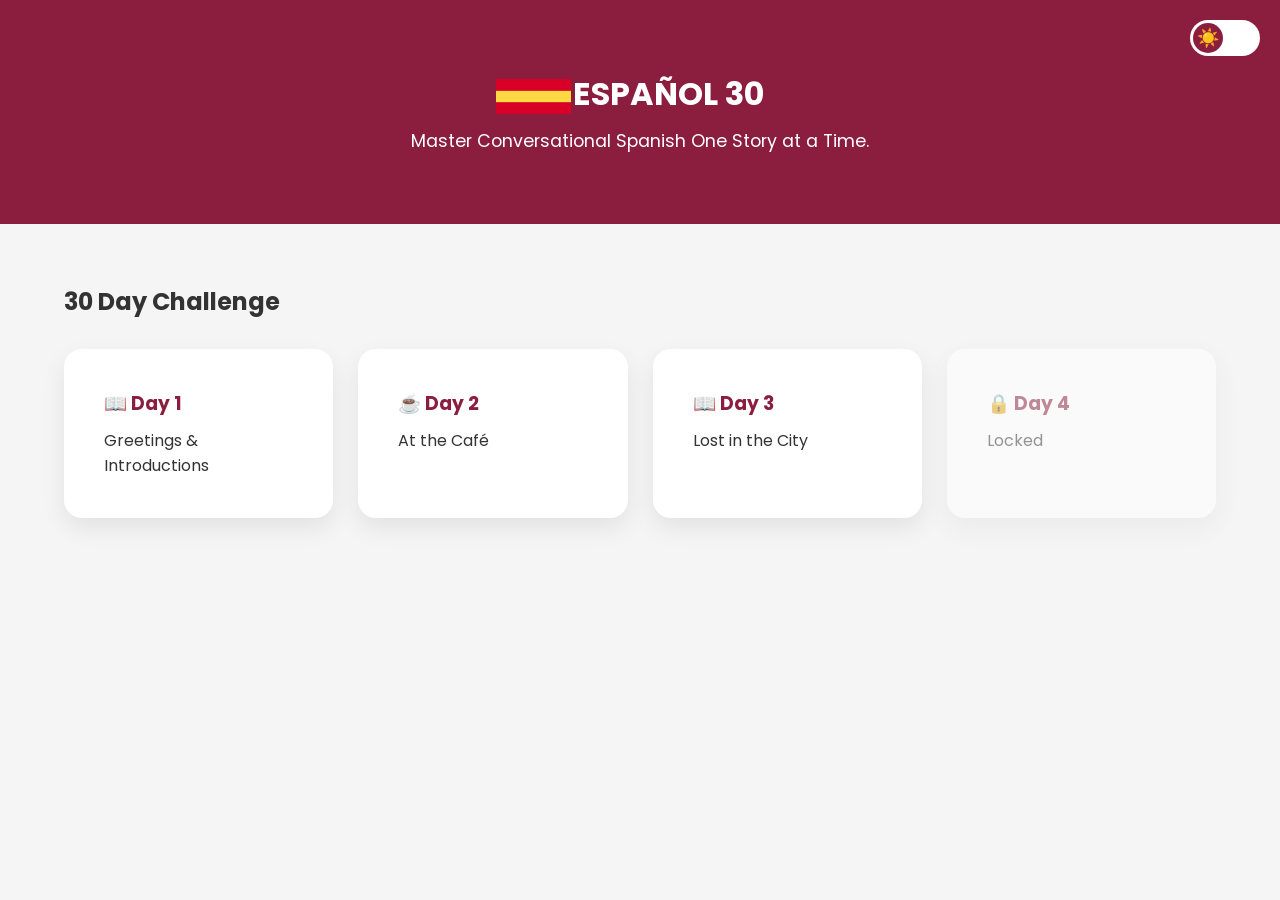
<file: index.html>
<!DOCTYPE html>
<html lang="es">

<head>

    <meta charset="UTF-8">
    <meta name="viewport" content="width=device-width, initial-scale=1.0">

    <title>ESPAÑOL 30</title>

    <link rel="stylesheet" href="css/style.css">

    <link rel="preconnect" href="https://fonts.googleapis.com">
    <link rel="preconnect" href="https://fonts.gstatic.com" crossorigin>

    <link href="https://fonts.googleapis.com/css2?family=Poppins:wght@300;400;500;600;700&display=swap" rel="stylesheet">

</head>

<body>

<header>

    <h1>   
        <span class="flag"><img src="images/flag.jpg" ...></span> ESPAÑOL 30
        <h1>
    </h1>


    <button id="theme-btn" aria-label="Toggle theme">
        <span class="thumb">☀️</span>
    </button>

    <p>
        Master Conversational Spanish One Story at a Time.
    </p>

</header>

<main>

    

<section class="course">

    <h2>
        30 Day Challenge
    </h2>

<div class="cards">

<a href="day1.html" class="card">

    <h3>
        📖 Day 1
    </h3>

    <p>
        Greetings & Introductions
    </p>

    </a>

    <a href="day2.html" class="card">

    <h3>
        ☕ Day 2</h3>

    <p>
        At the Café
    </p>

    </a>

    <a href="day3.html" class="card">

    <h3>
        📖 Day 3
    </h3>

    <p>
        Lost in the City
    </p>

    </a>

    <div class="card locked">

    <h3>
        🔒 Day 4
    </h3>

    <p>
        Locked
    </p>

    </div>

    </div>

</section>

</main>

<script src="js/script.js.js"></script>

</body>

</html>
</file>
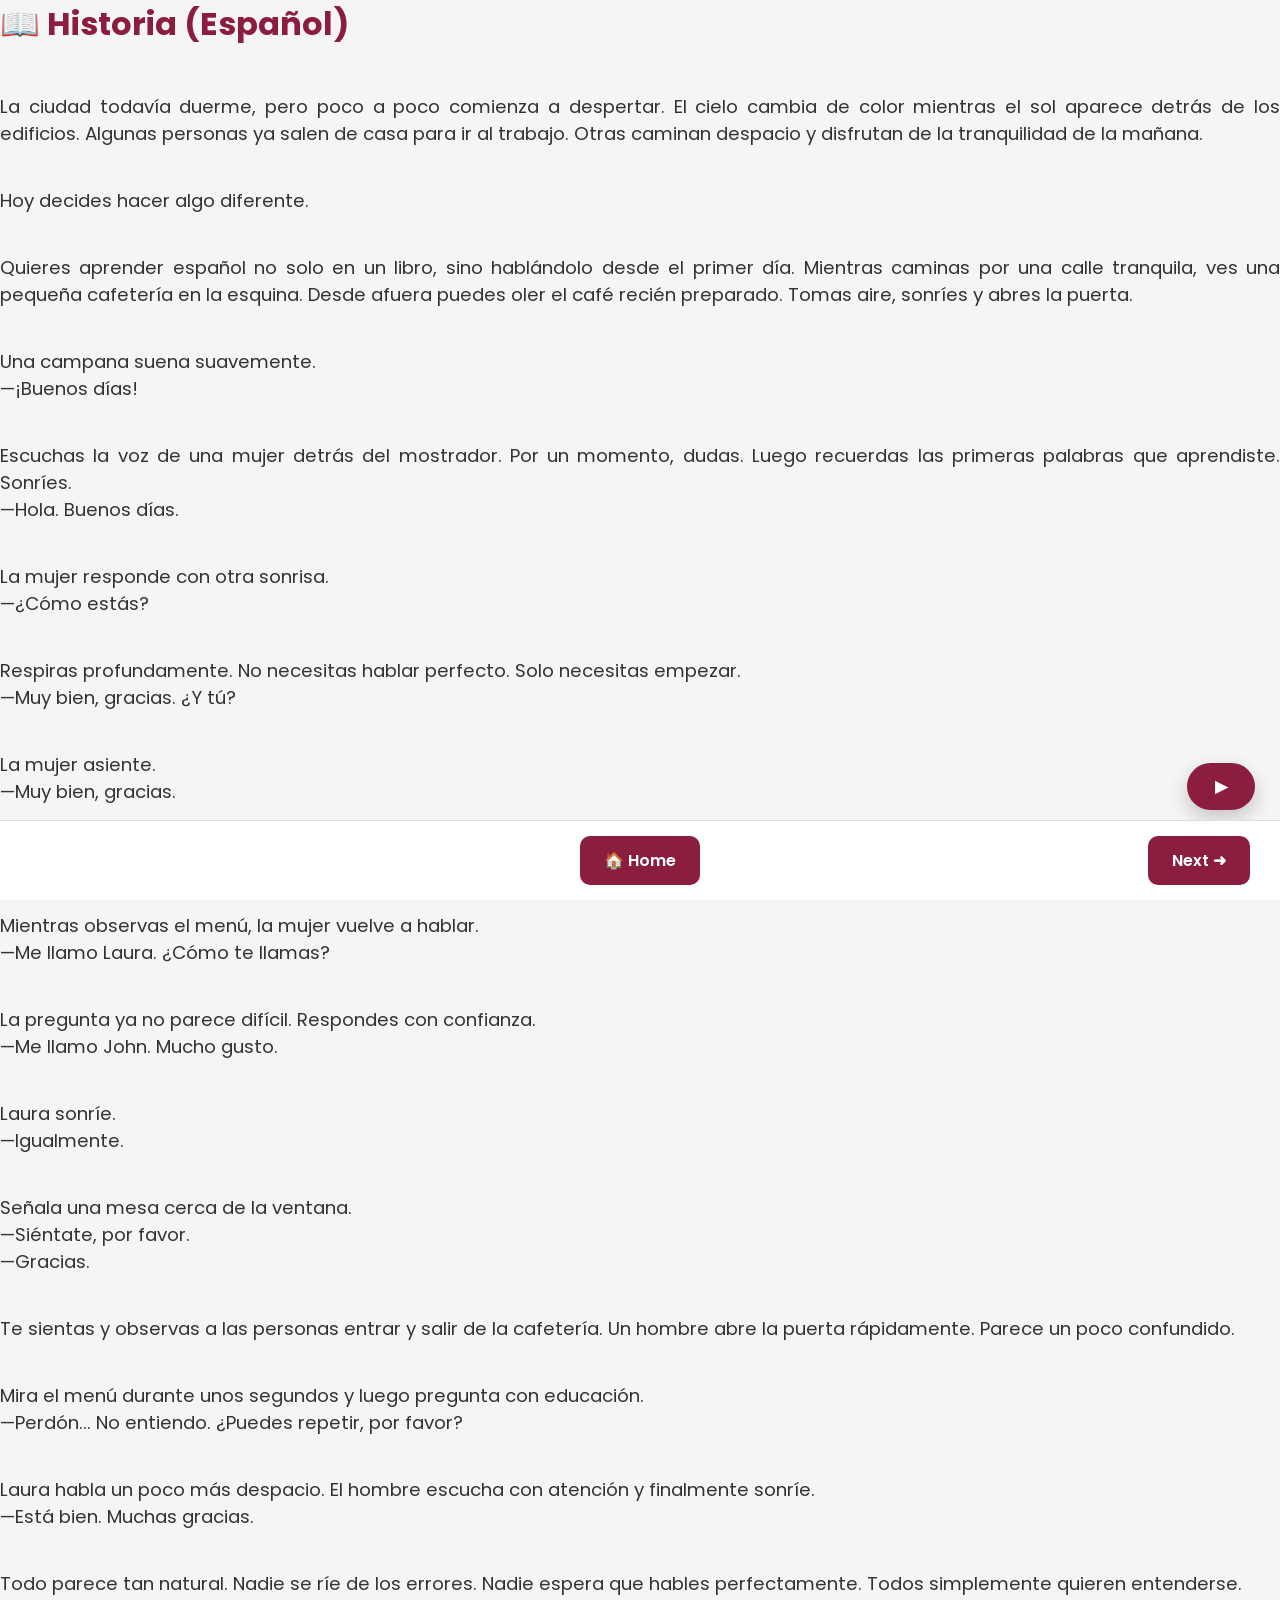
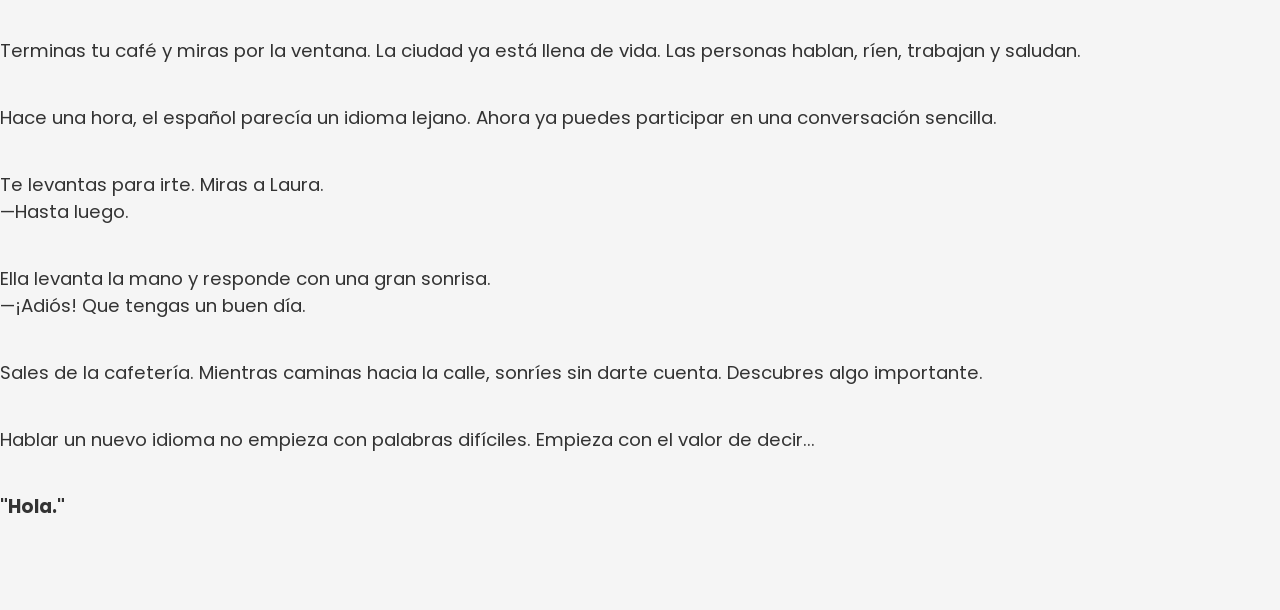
<file: day1.html>
<!DOCTYPE html>
<html lang="es">
<head>
    <meta charset="UTF-8">
    <meta name="viewport" content="width=device-width, initial-scale=1.0">
    <title>Document</title>

    <link rel="stylesheet" href="css/style.css">

</head>
<body>
    
    <button id="audio-btn" class="audio-btn">▶</button>

    <nav class="lesson-nav">

    <span></span>


    <a href="index.html" class="nav-btn home-btn">
        🏠 Home
    </a>

    <a href="day2.html" class="nav-btn next-btn">
        Next ➜
    </a>
    

    </nav>

    <section class="lesson-section">

    <h2>📖 Historia (Español)</h2>

    <p>La ciudad todavía duerme, pero poco a poco comienza a despertar. El cielo cambia de color mientras el sol aparece detrás de los edificios. Algunas personas ya salen de casa para ir al trabajo. Otras caminan despacio y disfrutan de la tranquilidad de la mañana.</p>

    <p>Hoy decides hacer algo diferente.</p>

    <p>Quieres aprender español no solo en un libro, sino hablándolo desde el primer día. Mientras caminas por una calle tranquila, ves una pequeña cafetería en la esquina. Desde afuera puedes oler el café recién preparado. Tomas aire, sonríes y abres la puerta.</p>

    <p>Una campana suena suavemente.<br>—¡Buenos días!</p>

    <p>Escuchas la voz de una mujer detrás del mostrador. Por un momento, dudas. Luego recuerdas las primeras palabras que aprendiste. Sonríes.<br>—Hola. Buenos días.</p>

    <p>La mujer responde con otra sonrisa.<br>—¿Cómo estás?</p>

    <p>Respiras profundamente. No necesitas hablar perfecto. Solo necesitas empezar.<br>—Muy bien, gracias. ¿Y tú?</p>

    <p>La mujer asiente.<br>—Muy bien, gracias.</p>

    <p>El ambiente cambia inmediatamente. Hace solo unos segundos eras un visitante. Ahora ya formas parte de una conversación.</p>

    <p>Mientras observas el menú, la mujer vuelve a hablar.<br>—Me llamo Laura. ¿Cómo te llamas?</p>

    <p>La pregunta ya no parece difícil. Respondes con confianza.<br>—Me llamo John. Mucho gusto.</p>

    <p>Laura sonríe.<br>—Igualmente.</p>

    <p>Señala una mesa cerca de la ventana.<br>—Siéntate, por favor.<br>—Gracias.</p>

    <p>Te sientas y observas a las personas entrar y salir de la cafetería. Un hombre abre la puerta rápidamente. Parece un poco confundido.</p>

    <p>Mira el menú durante unos segundos y luego pregunta con educación.<br>—Perdón... No entiendo. ¿Puedes repetir, por favor?</p>

    <p>Laura habla un poco más despacio. El hombre escucha con atención y finalmente sonríe.<br>—Está bien. Muchas gracias.</p>

    <p>Todo parece tan natural. Nadie se ríe de los errores. Nadie espera que hables perfectamente. Todos simplemente quieren entenderse.</p>

    <p>Terminas tu café y miras por la ventana. La ciudad ya está llena de vida. Las personas hablan, ríen, trabajan y saludan.</p>

    <p>Hace una hora, el español parecía un idioma lejano. Ahora ya puedes participar en una conversación sencilla.</p>

    <p>Te levantas para irte. Miras a Laura.<br>—Hasta luego.</p>

    <p>Ella levanta la mano y responde con una gran sonrisa.<br>—¡Adiós! Que tengas un buen día.</p>

    <p>Sales de la cafetería. Mientras caminas hacia la calle, sonríes sin darte cuenta. Descubres algo importante.</p>

    <p>Hablar un nuevo idioma no empieza con palabras difíciles. Empieza con el valor de decir...</p>

    <p><strong>"Hola."</strong></p>

</section>

    <script src="js/script.js.js"></script>

</body>
</html>
</file>
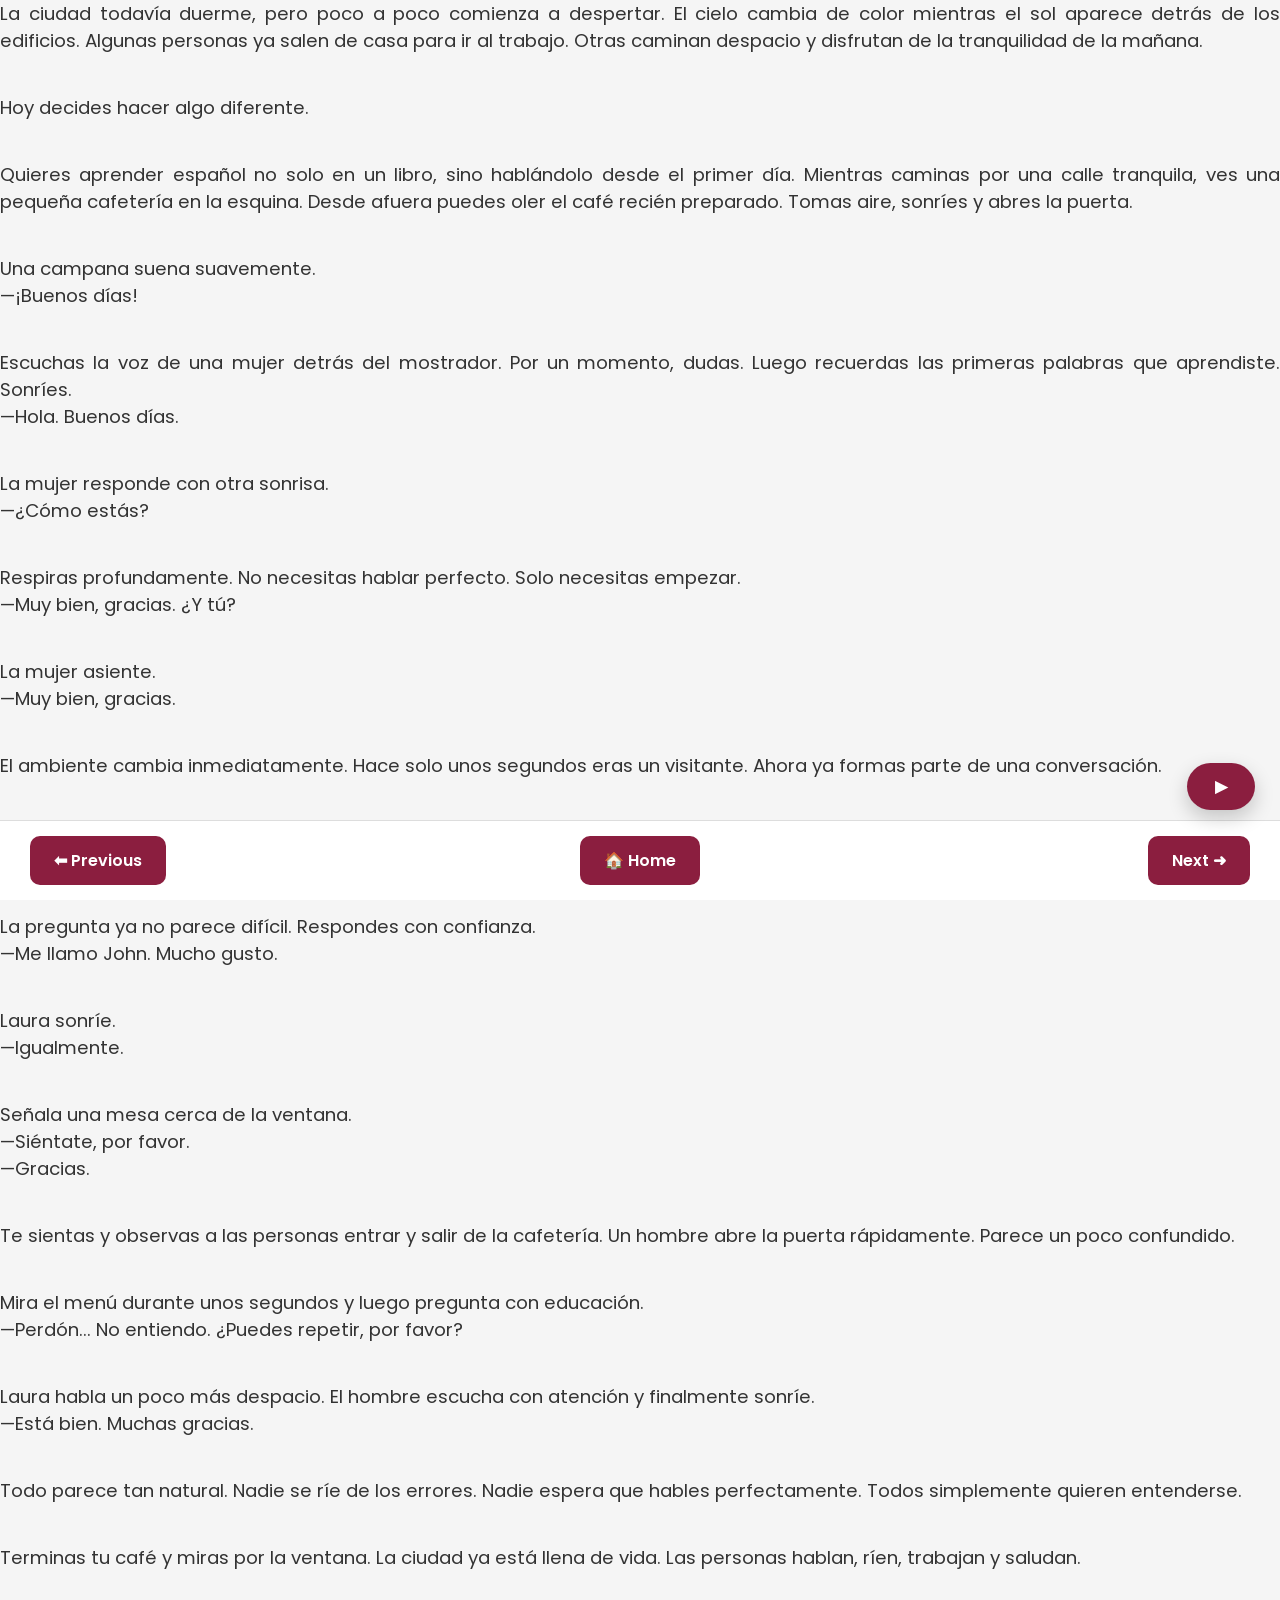
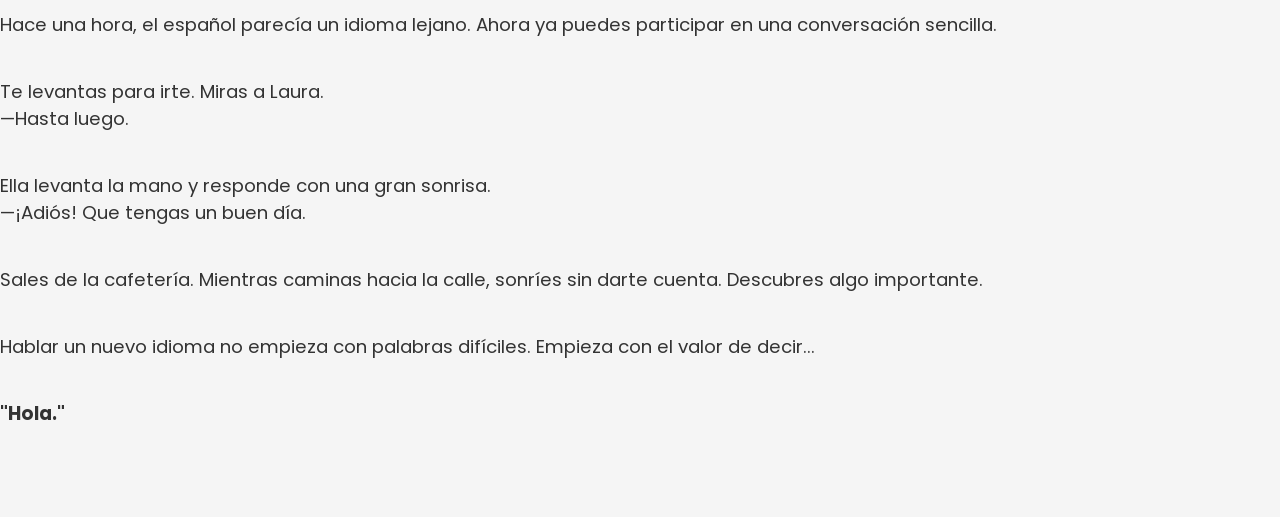
<file: day2.html>
<!DOCTYPE html>
<html lang="es">
<head>
    <meta charset="UTF-8">
    <meta name="viewport" content="width=device-width, initial-scale=1.0">
    <title>Document</title>

    <link rel="stylesheet" href="css/style.css">

</head>

    <body>
    
    <nav class="lesson-nav">

    <button id="audio-btn" class="audio-btn">▶</button>


    <a href="day1.html" class="nav-btn prev-btn">
        ⬅ Previous
    </a>

    <a href="index.html" class="nav-btn home-btn">
        🏠 Home
    </a>

    <a href="day3.html" class="nav-btn next-btn">
        Next ➜
    </a>

    </nav>

    <section class="lesson-section">

     <p>La ciudad todavía duerme, pero poco a poco comienza a despertar. El cielo cambia de color mientras el sol aparece detrás de los edificios. Algunas personas ya salen de casa para ir al trabajo. Otras caminan despacio y disfrutan de la tranquilidad de la mañana.</p>

    <p>Hoy decides hacer algo diferente.</p>

    <p>Quieres aprender español no solo en un libro, sino hablándolo desde el primer día. Mientras caminas por una calle tranquila, ves una pequeña cafetería en la esquina. Desde afuera puedes oler el café recién preparado. Tomas aire, sonríes y abres la puerta.</p>

    <p>Una campana suena suavemente.<br>—¡Buenos días!</p>

    <p>Escuchas la voz de una mujer detrás del mostrador. Por un momento, dudas. Luego recuerdas las primeras palabras que aprendiste. Sonríes.<br>—Hola. Buenos días.</p>

    <p>La mujer responde con otra sonrisa.<br>—¿Cómo estás?</p>

    <p>Respiras profundamente. No necesitas hablar perfecto. Solo necesitas empezar.<br>—Muy bien, gracias. ¿Y tú?</p>

    <p>La mujer asiente.<br>—Muy bien, gracias.</p>

    <p>El ambiente cambia inmediatamente. Hace solo unos segundos eras un visitante. Ahora ya formas parte de una conversación.</p>

    <p>Mientras observas el menú, la mujer vuelve a hablar.<br>—Me llamo Laura. ¿Cómo te llamas?</p>

    <p>La pregunta ya no parece difícil. Respondes con confianza.<br>—Me llamo John. Mucho gusto.</p>

    <p>Laura sonríe.<br>—Igualmente.</p>

    <p>Señala una mesa cerca de la ventana.<br>—Siéntate, por favor.<br>—Gracias.</p>

    <p>Te sientas y observas a las personas entrar y salir de la cafetería. Un hombre abre la puerta rápidamente. Parece un poco confundido.</p>

    <p>Mira el menú durante unos segundos y luego pregunta con educación.<br>—Perdón... No entiendo. ¿Puedes repetir, por favor?</p>

    <p>Laura habla un poco más despacio. El hombre escucha con atención y finalmente sonríe.<br>—Está bien. Muchas gracias.</p>

    <p>Todo parece tan natural. Nadie se ríe de los errores. Nadie espera que hables perfectamente. Todos simplemente quieren entenderse.</p>

    <p>Terminas tu café y miras por la ventana. La ciudad ya está llena de vida. Las personas hablan, ríen, trabajan y saludan.</p>

    <p>Hace una hora, el español parecía un idioma lejano. Ahora ya puedes participar en una conversación sencilla.</p>

    <p>Te levantas para irte. Miras a Laura.<br>—Hasta luego.</p>

    <p>Ella levanta la mano y responde con una gran sonrisa.<br>—¡Adiós! Que tengas un buen día.</p>

    <p>Sales de la cafetería. Mientras caminas hacia la calle, sonríes sin darte cuenta. Descubres algo importante.</p>

    <p>Hablar un nuevo idioma no empieza con palabras difíciles. Empieza con el valor de decir...</p>

    <p><strong>"Hola."</strong></p>

</section>

    
</nav>

    <script src="js/script.js.js"></script>
    

</body>

</html>
</file>
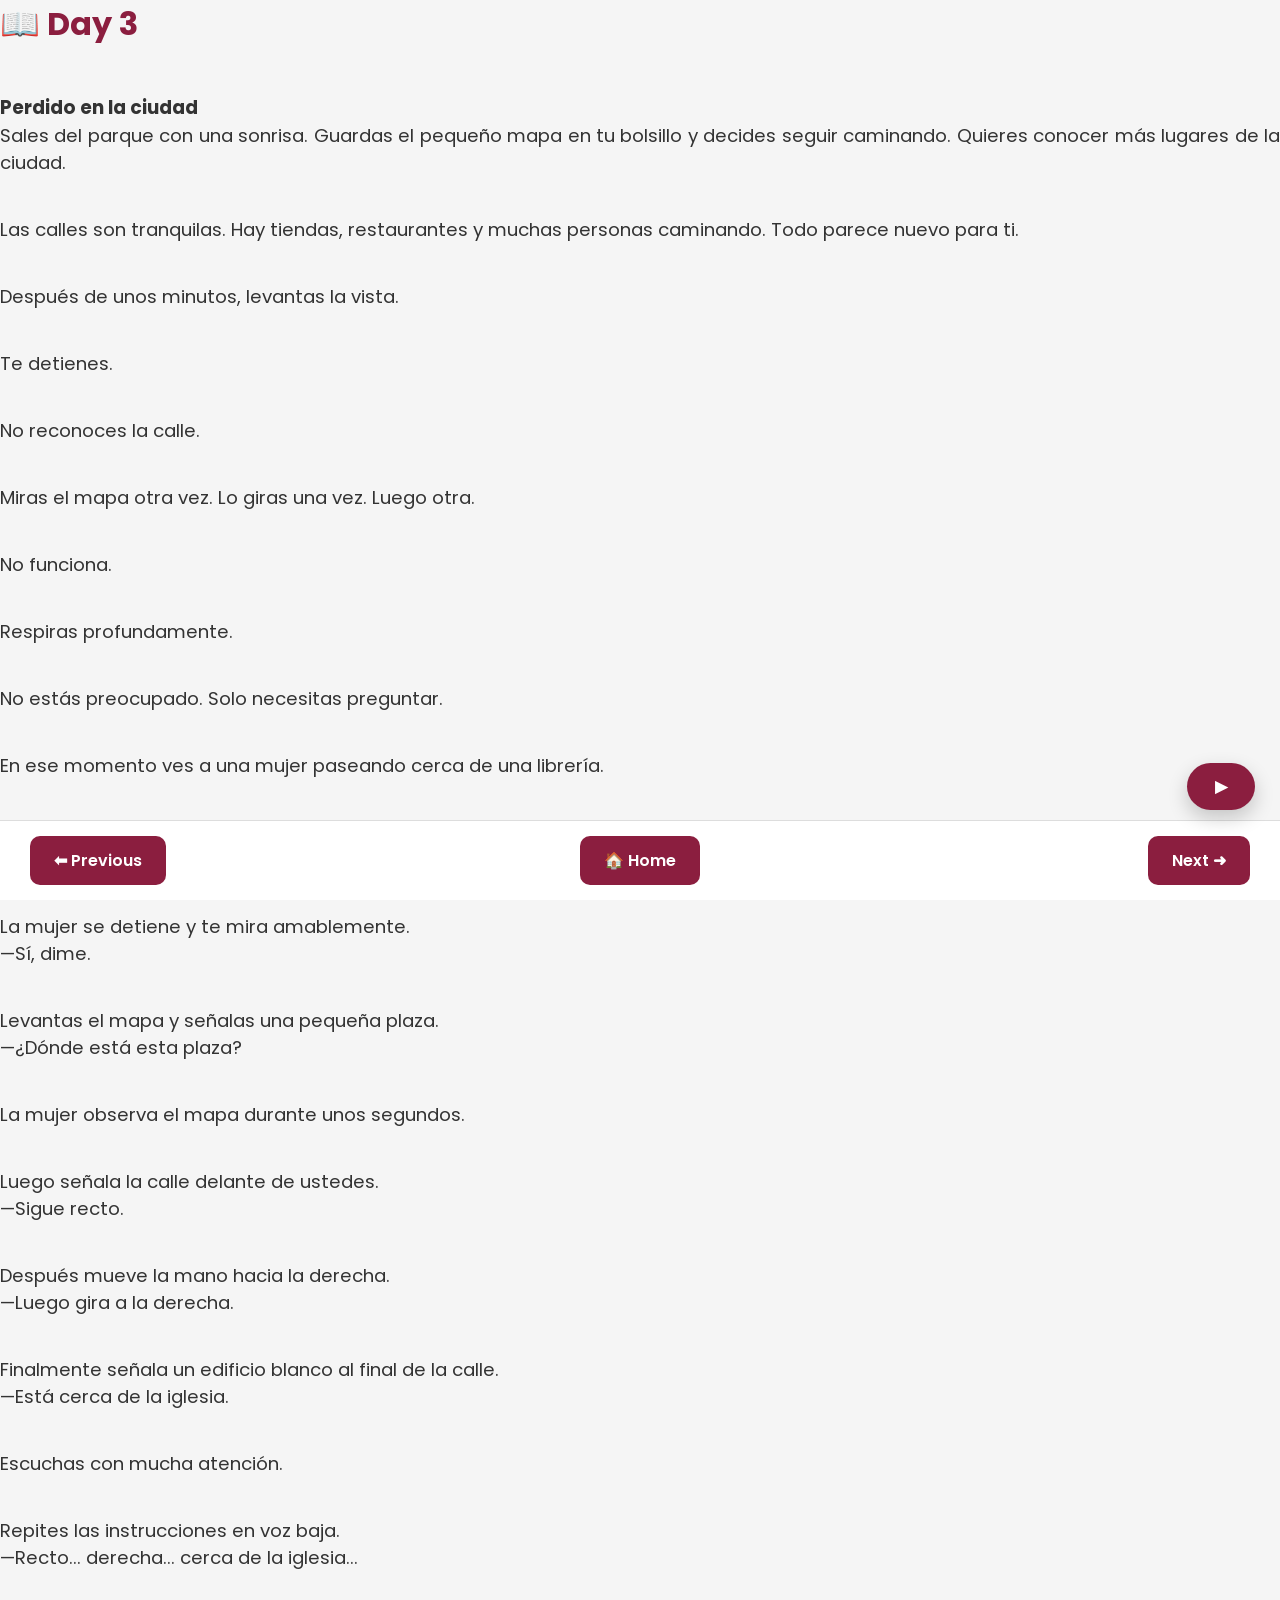
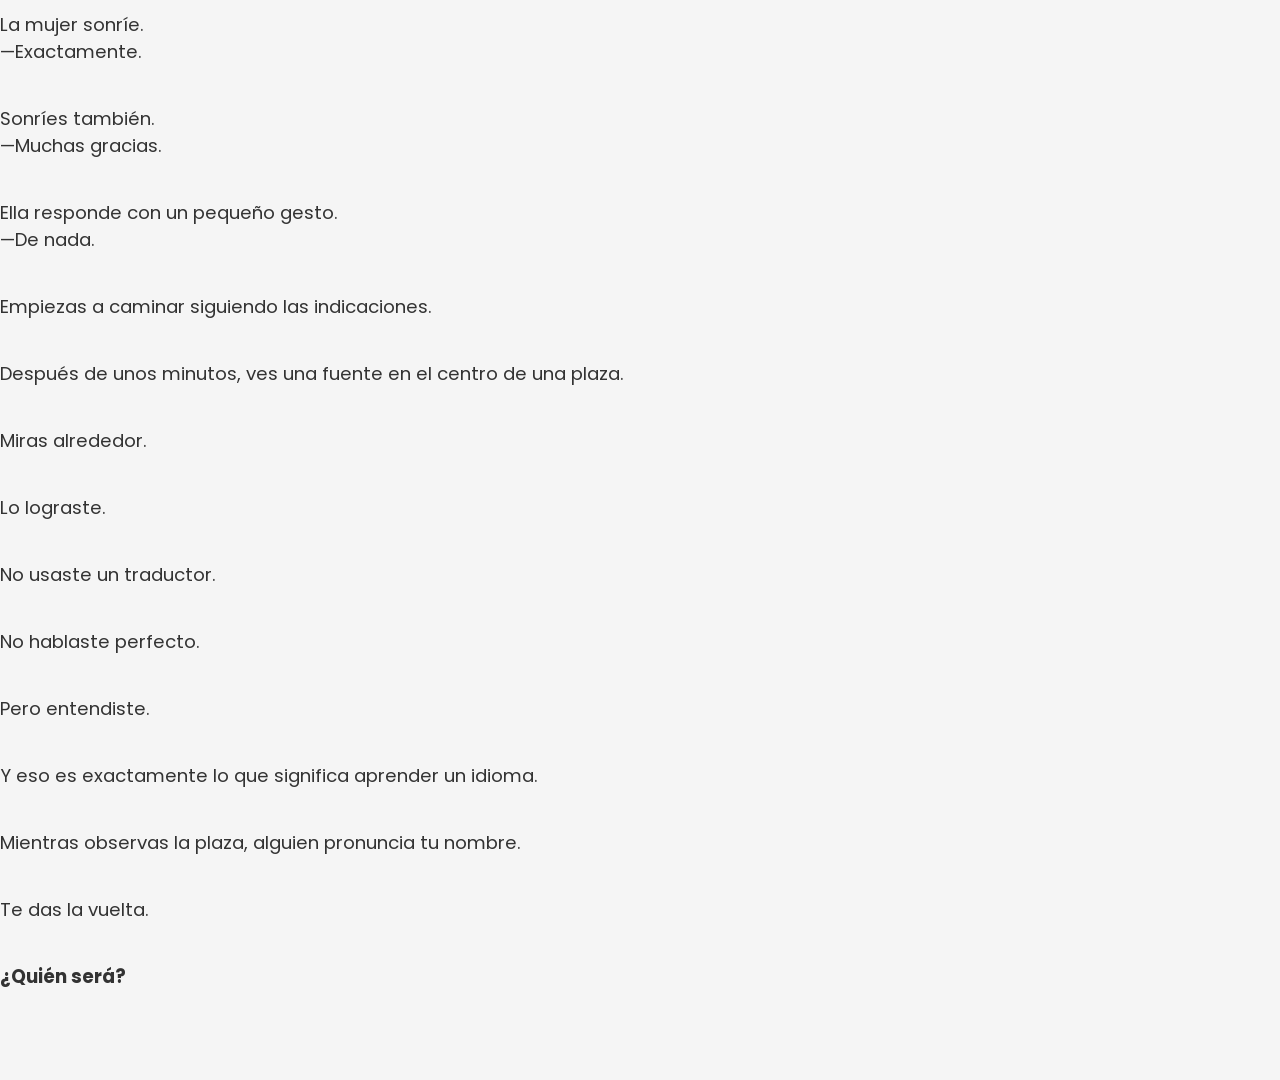
<file: day3.html>
<!DOCTYPE html>
<html lang="en">
<head>
    <meta charset="UTF-8">
    <meta name="viewport" content="width=device-width, initial-scale=1.0">
    <title>Document</title>

    <link rel="stylesheet" href="css/style.css">

</head>
<body>
    
    <nav class="lesson-nav">

        <button id="audio-btn" class="audio-btn">▶</button>



    <a href="day2.html" class="nav-btn prev-btn">
        ⬅ Previous
    </a>

    <a href="index.html" class="nav-btn home-btn">
        🏠 Home
    </a>

    <a href="day4.html" class="nav-btn next-btn">
        Next ➜
    </a>

    </nav>

    <section class="lesson-section">

    <h2>📖 Day 3</h2>

<h3>Perdido en la ciudad</h3>

<p>Sales del parque con una sonrisa. Guardas el pequeño mapa en tu bolsillo y decides seguir caminando. Quieres conocer más lugares de la ciudad.</p>

<p>Las calles son tranquilas. Hay tiendas, restaurantes y muchas personas caminando. Todo parece nuevo para ti.</p>

<p>Después de unos minutos, levantas la vista.</p>

<p>Te detienes.</p>

<p>No reconoces la calle.</p>

<p>Miras el mapa otra vez. Lo giras una vez. Luego otra.</p>

<p>No funciona.</p>

<p>Respiras profundamente.</p>

<p>No estás preocupado. Solo necesitas preguntar.</p>

<p>En ese momento ves a una mujer paseando cerca de una librería.</p>

<p>Te acercas con una sonrisa.<br>
—Perdón.</p>

<p>La mujer se detiene y te mira amablemente.<br>
—Sí, dime.</p>

<p>Levantas el mapa y señalas una pequeña plaza.<br>
—¿Dónde está esta plaza?</p>

<p>La mujer observa el mapa durante unos segundos.</p>

<p>Luego señala la calle delante de ustedes.<br>
—Sigue recto.</p>

<p>Después mueve la mano hacia la derecha.<br>
—Luego gira a la derecha.</p>

<p>Finalmente señala un edificio blanco al final de la calle.<br>
—Está cerca de la iglesia.</p>

<p>Escuchas con mucha atención.</p>

<p>Repites las instrucciones en voz baja.<br>
—Recto... derecha... cerca de la iglesia...</p>

<p>La mujer sonríe.<br>
—Exactamente.</p>

<p>Sonríes también.<br>
—Muchas gracias.</p>

<p>Ella responde con un pequeño gesto.<br>
—De nada.</p>

<p>Empiezas a caminar siguiendo las indicaciones.</p>

<p>Después de unos minutos, ves una fuente en el centro de una plaza.</p>

<p>Miras alrededor.</p>

<p>Lo lograste.</p>

<p>No usaste un traductor.</p>

<p>No hablaste perfecto.</p>

<p>Pero entendiste.</p>

<p>Y eso es exactamente lo que significa aprender un idioma.</p>

<p>Mientras observas la plaza, alguien pronuncia tu nombre.</p>

<p>Te das la vuelta.</p>

<p><strong>¿Quién será?</strong></p>

    </section>


    <script src="js/script.js.js"></script>
    

</body>
</html>
</file>
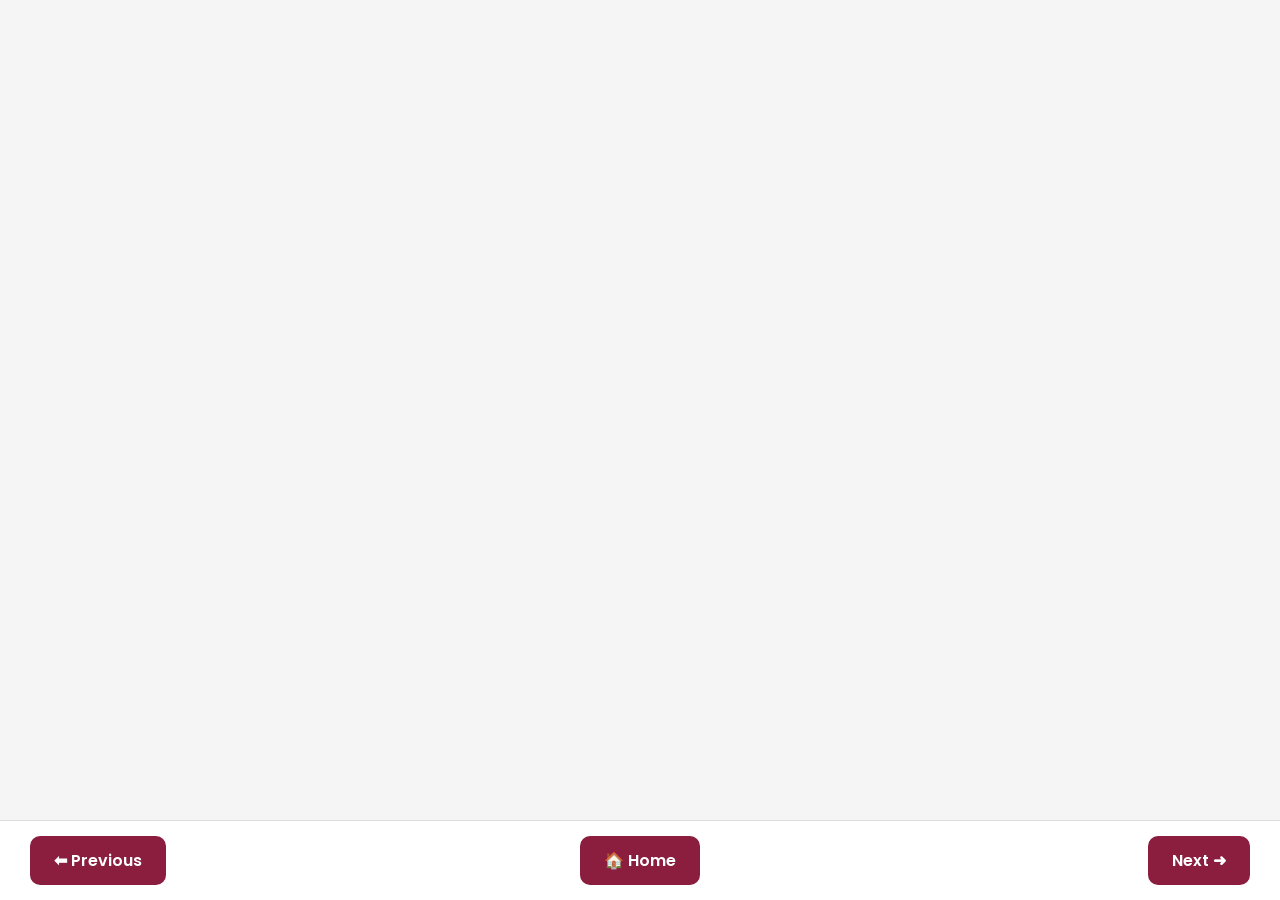
<file: day4.html>
<!DOCTYPE html>
<html lang="en">
<head>
    <meta charset="UTF-8">
    <meta name="viewport" content="width=device-width, initial-scale=1.0">
    <title>Document</title>

    <link rel="stylesheet" href="css/style.css">

</head>
<body>  
    
    <nav class="lesson-nav">

    <a href="day3.html" class="nav-btn prev-btn">
        ⬅ Previous
    </a>

    <a href="index.html" class="nav-btn home-btn">
        🏠 Home
    </a>

    <a href="day5.html" class="nav-btn next-btn">
        Next ➜
    </a>

</nav>

    <script src="js/script.js.js"></script>
    

</body>
</html>
</file>
<file: css/style.css>
@import url('https://fonts.googleapis.com/css2?family=Poppins:wght@300;400;500;600;700&display=swap');

*{
    margin:0;
    padding:0;
    box-sizing:border-box;
}

body{
    font-family:'Poppins',sans-serif;
    background:#f5f5f5;
    color:#333;
}

/* Header */

header{
    background:#8B1E3F;
    color:white;
    text-align:center;
    padding:70px 20px;
    position: relative;
}

header h1 img{
    width:75px;
    height: 35px;
    vertical-align:middle;
    margin-right:100px;
    margin-left:-20px;
}

.flag{
    width:40px;
    margin-right:10px;
    display:inline-block;
    transform-origin:left center;
    animation:wave 2s ease-in-out infinite;
}

@keyframes wave{

    0%{
        transform:rotate(0deg);
    }

    25%{
        transform:rotate(5deg);
    }

    50%{
        transform:rotate(0deg);
    }

    75%{
        transform:rotate(-5deg);
    }

    100%{
        transform:rotate(0deg);
    }

}


header p{
    margin-top:10px;
    font-size:1.1rem;
}

/* Main */

.course{

    width:90%;
    max-width:1200px;
    margin:60px auto;

}

.course h2{

    margin-bottom:30px;

}

/* Cards */

.cards{

display:grid;

grid-template-columns:repeat(auto-fit,minmax(250px,1fr));

gap:25px;

}

.card{

background:white;

padding:40px;

border-radius:18px;

text-decoration:none;

color:#333;

box-shadow:0 10px 25px rgba(0,0,0,.08);

transition:.3s;

}

.card:hover{

transform:translateY(-8px);

}

.card h3{

margin-bottom:10px;

color:#8B1E3F;

}

.locked{

opacity:.5;

cursor:not-allowed;


}

/* ===========================
        THEME BUTTON
=========================== */

#theme-btn{

    position:absolute;

    top:20px;
    right:20px;

    padding:10px 20px;

    border:none;
    border-radius:10px;

    cursor:pointer;

    background:white;
    color:#8B1E3F;

    font-size:15px;
    font-weight:600;

    transition:.3s;

}

#theme-btn:hover{

    transform:scale(1.05);

}


/* ===========================
         DARK MODE
=========================== */

body.dark{

    background:#1f1f1f;
    color:white;

}

body.dark .card{

    background:#2d2d2d;
    color:white;

}

body.dark .card h3{

    color:#ffb4c6;

}

body.dark header{

    background:#4d1024;

}

.nav-btn{

    background:#8B1E3F;

    color:white;

    text-decoration:none;

    padding:12px 24px;

    border-radius:10px;

    font-weight:600;

    transition:.3s;

}

/* ===========================
      LESSON NAVIGATION
=========================== */

.lesson-nav{

    position:fixed;

    bottom:0;
    left:0;

    width:100%;

    display:grid;
    grid-template-columns:1fr 1fr 1fr;

    align-items:center;

    padding:15px 30px;

    background:#ffffff;

    border-top:1px solid #ddd;

    box-sizing:border-box;

    z-index:1000;

}

.prev-btn{

    justify-self:start;

}

.home-btn{

    justify-self:center;

}

.next-btn{

    justify-self:end;

}

.nav-btn{

    display:inline-block;

    background:#8B1E3F;
    color:white;

    text-decoration:none;

    padding:12px 24px;

    border-radius:10px;

    font-weight:600;

    transition:.3s;

}

.nav-btn:hover{

    background:#6f1732;

}

main{

    padding-bottom:100px;

}

/* ===========================
        LESSON CONTENT
=========================== */

.lesson{

    width:90%;
    max-width:850px;

    margin:80px auto;

    padding:0 25px;

}

.lesson-section{

    margin-bottom:90px;

}

.lesson-section h2{

    font-size:2rem;

    color:#8B1E3F;

    margin-bottom:45px;

}

.lesson-section p{

    font-size:1.15rem;

    line-height:2.;

    margin-bottom:40px;

    text-align:justify;

}

/* Lists */

.lesson-section ul{

    padding-left:25px;

}

.lesson-section li{

    font-size:1.1rem;

    line-height:2;

    margin-bottom:10px;

}

/* ===========================
        MOBILE
=========================== */

@media (max-width:768px){

    .lesson{

        width:95%;

        padding:0 15px;

    }

    .lesson-section h2{

        font-size:1.6rem;

    }

    .lesson-section p{

        font-size:1rem;
        line-height:1.9;
        text-align:left;

    }

}

#theme-btn{

    position:absolute;

    top:20px;
    right:20px;

    width:70px;
    height:36px;

    border:none;
    border-radius:50px;

    background:#ffffff;

    cursor:pointer;

    padding:3px;

    transition:.35s;

}

.thumb{

    width:30px;
    height:30px;

    border-radius:50%;

    display:flex;
    align-items:center;
    justify-content:center;

    background:#8B1E3F;

    color:white;

    font-size:18px;

    transition:.35s;

}

body.dark #theme-btn{

    background:#444;

}

body.dark .thumb{

    transform:translateX(34px);

}

h1 img {
  vertical-align: middle;
  margin-right: 10px;
}

.audio-btn{

    position:fixed;

    right:25px;
    bottom:90px;

    display:flex;

    align-items:center;
    justify-content:center;

    gap:10px;

    padding:14px 28px;

    background:#8B1E3F;
    color:#fff;

    border:none;

    border-radius:50px;

    font-size:16px;
    font-weight:600;

    cursor:pointer;

    box-shadow:0 8px 20px rgba(0,0,0,.2);

    transition:all .3s ease;

    z-index:999;

}

.audio-btn:hover{

    background:#6f1732;

    transform:scale(1.05);

}

.audio-btn.change{

    transform:scale(.95);

    opacity:.7;

}

body.dark .audio-btn{

    background:#ffb4c6;

    color:#222;

}

/* ===========================
      READING HIGHLIGHT
=========================== */

.lesson-section p{

    transition:.35s;

}

.lesson-section p.active{

    background:#fff3b0;

    border-left:5px solid #8B1E3F;

    padding:15px 20px;

    border-radius:10px;

    transform:translateX(8px);

}

body.dark .lesson-section p.active{

    background:#5a2740;

    border-left:5px solid #ffb4c6;

}
</file>
